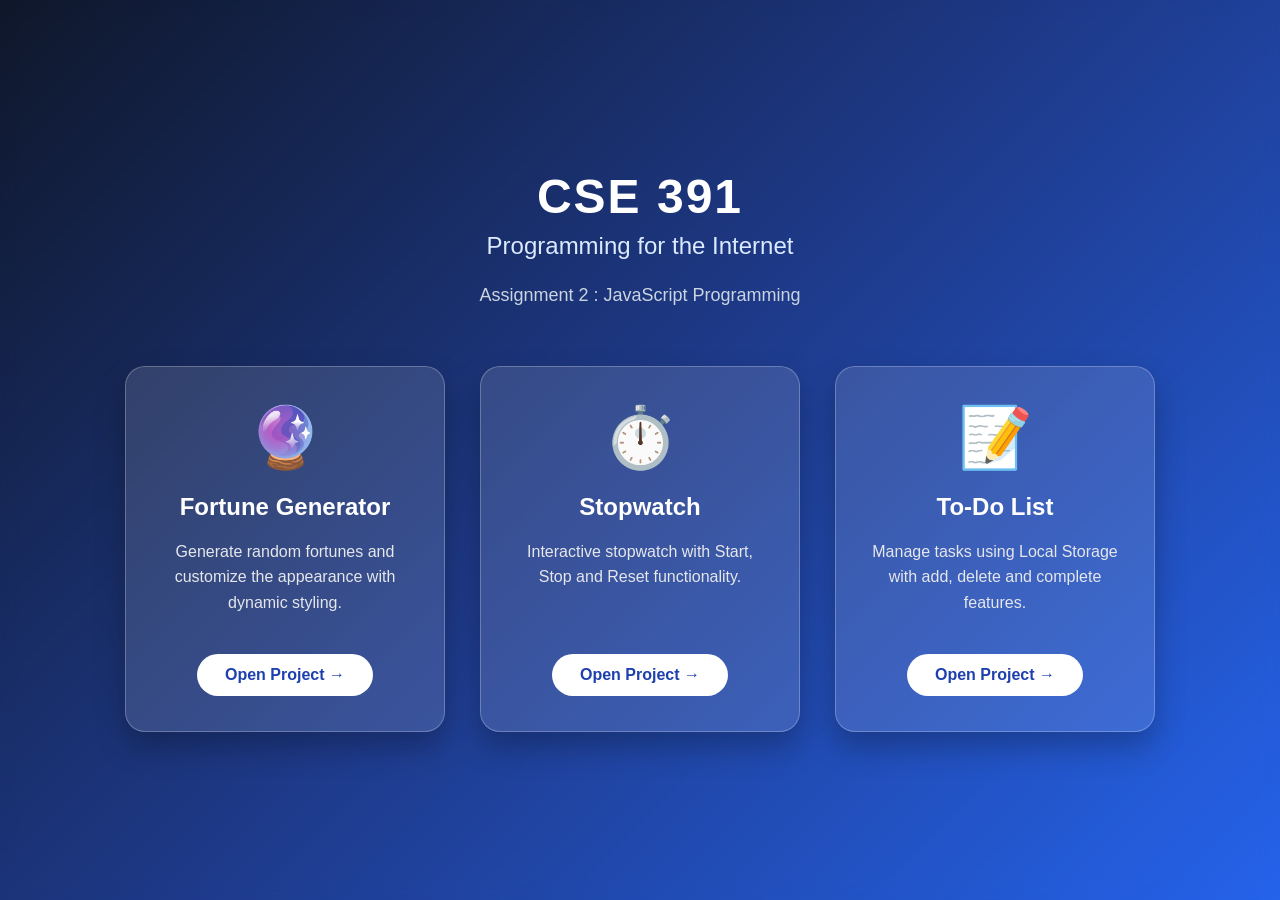
<file: index.html>
<!DOCTYPE html>
<html lang="en">
<head>
    <meta charset="UTF-8">
    <meta name="viewport" content="width=device-width, initial-scale=1.0">
    <title>CSE391 Assignment Portal</title>
    <link rel="stylesheet" href="style.css">
</head>
<body>

<div class="overlay">

    <div class="container">

        <h1>CSE 391</h1>
        <h2>Programming for the Internet</h2>

        <p class="subtitle">
            Assignment 2 : JavaScript Programming
        </p>

        <div class="cards">

            <div class="card" id="fortune">
                <div class="icon">🔮</div>
                <h3>Fortune Generator</h3>
                <p>Generate random fortunes and customize the appearance with dynamic styling.</p>
                <button>Open Project →</button>
            </div>

            <div class="card" id="stopwatch">
                <div class="icon">⏱️</div>
                <h3>Stopwatch</h3>
                <p>Interactive stopwatch with Start, Stop and Reset functionality.</p>
                <button>Open Project →</button>
            </div>

            <div class="card" id="todo">
                <div class="icon">📝</div>
                <h3>To-Do List</h3>
                <p>Manage tasks using Local Storage with add, delete and complete features.</p>
                <button>Open Project →</button>
            </div>

        </div>

    </div>

</div>

<script src="script.js"></script>

</body>
</html>
</file>
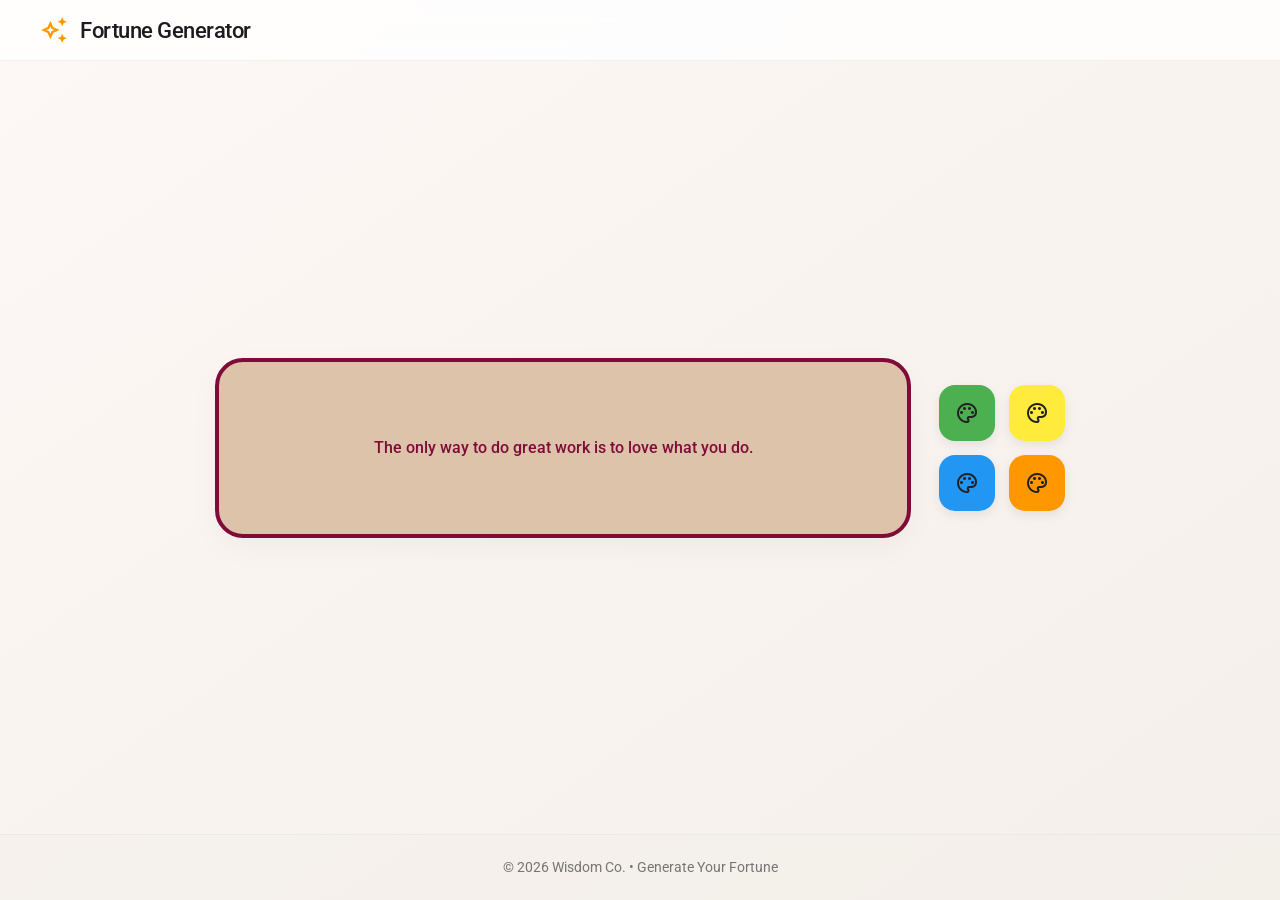
<file: fortune-generator/fortune.html>
<!DOCTYPE html>
<html lang="en">
<head>
    <meta charset="UTF-8">
    <meta name="viewport" content="width=device-width, initial-scale=1.0">
    <title>Fortune Generator - Material You</title>
    <link rel="preconnect" href="https://fonts.googleapis.com">
    <link rel="preconnect" href="https://fonts.gstatic.com" crossorigin>
    <link href="https://fonts.googleapis.com/css2?family=Google+Sans:wght@400;500&family=Roboto:wght@400;500&family=Playfair+Display:ital,wght@0,400;1,400&family=Space+Mono&display=swap" rel="stylesheet">
    <link rel="stylesheet" href="https://fonts.googleapis.com/css2?family=Material+Symbols+Outlined:opsz,wght,FILL,GRAD@24,400,0,0" />
    <link rel="stylesheet" href="style.css">
</head>
<body>

    <header class="top-app-bar">
        <div class="header-content">
            <span class="material-symbols-outlined icon-brand">auto_awesome</span>
            <h1>Fortune Generator</h1>
        </div>
    </header>

    <main class="main-container">
        <div class="interactive-zone">
            <div id="fortune-box" class="fortune-card">
                <p id="fortune-text">Loading your destiny...</p>
            </div>

            <div class="controls-grid">
                <button id="btn-theme-1" class="md-btn btn-green" title="Apply Nature Palette">
                    <span class="material-symbols-outlined">palette</span>
                </button>
                <button id="btn-theme-2" class="md-btn btn-yellow" title="Apply Sunset Palette">
                    <span class="material-symbols-outlined">palette</span>
                </button>
                <button id="btn-theme-3" class="md-btn btn-blue" title="Apply Ocean Palette">
                    <span class="material-symbols-outlined">palette</span>
                </button>
                <button id="btn-theme-4" class="md-btn btn-orange" title="Apply Classic Palette">
                    <span class="material-symbols-outlined">palette</span>
                </button>
            </div>

        </div>
    </main>

    <footer class="page-footer">
        <p>&copy; 2026 Wisdom Co. &bull; Generate Your Fortune</p>
    </footer>
        <script src="script.js"></script>
</body>
</html>
</file>
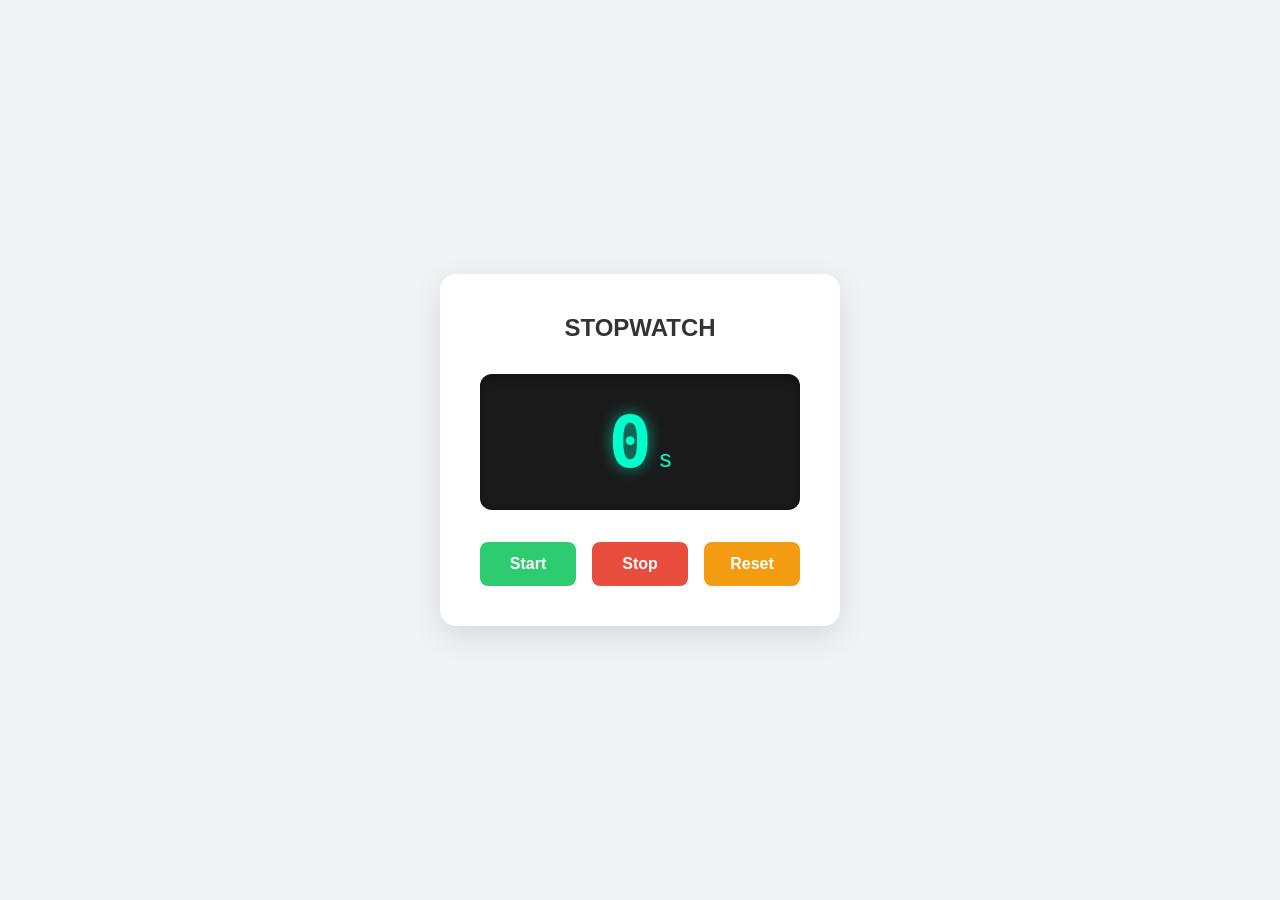
<file: stopwatch/stopwatch.html>
<!DOCTYPE html>
<html lang="en">
<head>
    <meta charset="UTF-8">
    <meta name="viewport" content="width=device-width, initial-scale=1.0">
    <title>3s Step Stopwatch</title>
    <link rel="stylesheet" href="style.css"/>
</head>
<body>

    <div class="stopwatch-container">
        <h2>STOPWATCH</h2>

        <div class="display-container">
            <span id="timeDisplay" class="time-display">0</span>
            <span class="unit">s</span>
        </div>

        <div class="controls">
            <button id="startBtn">Start</button>
            <button id="stopBtn">Stop</button>
            <button id="resetBtn">Reset</button>
        </div>

    </div>

    <script src="script.js"></script>

</body>
</html>
</file>
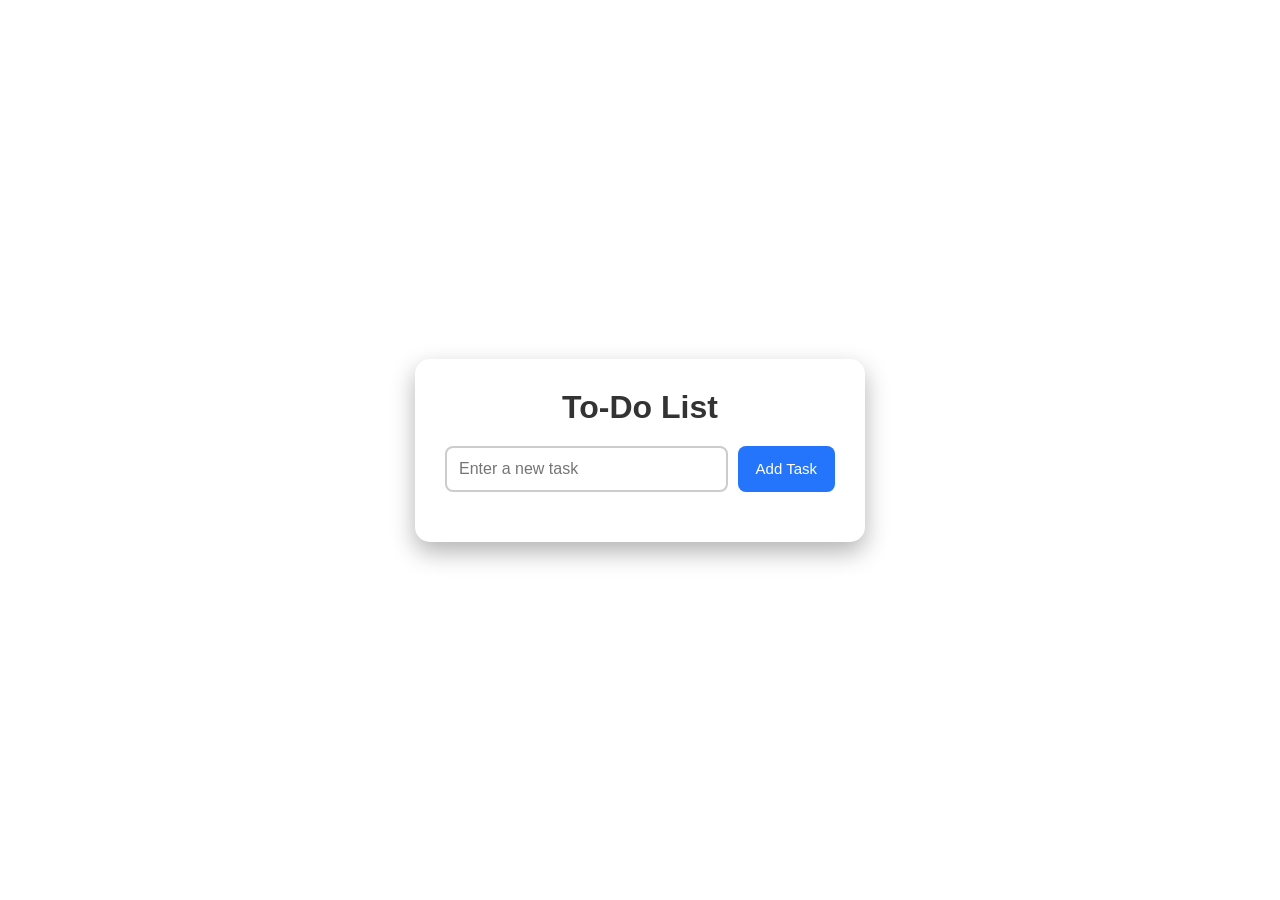
<file: todo-list/todo-list.html>
<!DOCTYPE html>
<html lang="en">
<head>
    <meta charset="UTF-8">
    <meta name="viewport" content="width=device-width, initial-scale=1.0">
    <title>To-Do List</title>
    <link rel="stylesheet" href="style.css">
</head>
<body>

<div class="container">
    <h1>To-Do List</h1>

    <div class="input-area">
        <input type="text" id="taskInput" placeholder="Enter a new task">
        <button id="addBtn">Add Task</button>
    </div>

    <ul id="taskList"></ul>
</div>

<script src="script.js"></script>
</body>
</html>
</file>
<file: style.css>
*{
    margin:0;
    padding:0;
    box-sizing:border-box;
    font-family: "Segoe UI", sans-serif;
}

body{

    min-height:100vh;

    background:linear-gradient(135deg,#0f172a,#1e3a8a,#2563eb);

    display:flex;
    justify-content:center;
    align-items:center;

    overflow-x:hidden;
}

.overlay{

    width:100%;
    min-height:100vh;

    display:flex;
    justify-content:center;
    align-items:center;

    backdrop-filter:blur(8px);

    padding:40px;
}

.container{

    width:1200px;
    text-align:center;
}

h1{

    color:white;
    font-size:3rem;
    letter-spacing:2px;
}

h2{

    color:#dbeafe;
    margin-top:8px;
    font-weight:400;
}

.subtitle{

    color:#cbd5e1;
    margin:25px 0 60px;
    font-size:18px;
}

.cards{

    display:flex;
    justify-content:center;
    gap:35px;
    flex-wrap:wrap;
}

.card{

    width:320px;

    padding:35px 30px;

    border-radius:20px;

    background:rgba(255,255,255,.12);

    backdrop-filter:blur(18px);

    border:1px solid rgba(255,255,255,.25);

    color:white;

    transition:.35s;

    cursor:pointer;

    box-shadow:0 15px 30px rgba(0,0,0,.25);
}

.card:hover{

    transform:translateY(-12px) scale(1.03);

    background:rgba(255,255,255,.18);

    box-shadow:0 25px 40px rgba(0,0,0,.35);
}

.icon{

    font-size:60px;

    margin-bottom:20px;
}

.card h3{

    margin-bottom:18px;

    font-size:24px;
}

.card p{

    line-height:1.6;

    color:#e5e7eb;

    min-height:90px;
}

button{

    margin-top:25px;

    padding:12px 28px;

    border:none;

    border-radius:50px;

    background:white;

    color:#1e40af;

    font-size:16px;

    font-weight:bold;

    cursor:pointer;

    transition:.3s;
}

button:hover{

    background:#dbeafe;
}

@media(max-width:1050px){

.cards{

    flex-direction:column;
    align-items:center;
}

.card{

    width:90%;
    max-width:420px;
}

}
</file>
<file: fortune-generator/style.css>
:root {
    --md-sys-color-background: #FDF8F5;
    --md-sys-color-surface: #FFFFFF;
    --md-sys-color-surface-variant: #F4EFEA;
    --md-sys-color-on-surface: #1C1B1F;
    
    --md-dynamic-green: #4CAF50;
    --md-dynamic-yellow: #FFEB3B;
    --md-dynamic-blue: #2196F3;
    --md-dynamic-orange: #FF9800;
    
    --radius-large: 28px;
    --radius-medium: 16px;
    --transition-smooth: all 0.35s cubic-bezier(0.2, 0, 0, 1);
}

* {
    box-sizing: border-box;
    margin: 0;
    padding: 0;
}

body {
    font-family: 'Roboto', 'Google Sans', sans-serif;
    background: linear-gradient(145deg, var(--md-sys-color-background), var(--md-sys-color-surface-variant));
    color: var(--md-sys-color-on-surface);
    min-height: 100vh;
    display: flex;
    flex-direction: column;
    overflow-x: hidden;
}


.top-app-bar {
    background-color: rgba(255, 255, 255, 0.8);
    backdrop-filter: blur(12px);
    border-bottom: 1px solid rgba(0, 0, 0, 0.05);
    padding: 1rem 2rem;
    position: sticky;
    top: 0;
    z-index: 10;
}

.header-content {
    max-width: 1200px;
    margin: 0 auto;
    display: flex;
    align-items: center;
    gap: 12px;
}

.icon-brand {
    color: var(--md-dynamic-orange);
    font-size: 28px;
}

.top-app-bar h1 {
    font-size: 1.4rem;
    font-weight: 500;
    letter-spacing: -0.5px;
}


.main-container {
    flex: 1;
    display: flex;
    justify-content: center;
    align-items: center;
    padding: 2rem;
}


.interactive-zone {
    display: flex;
    flex-direction: row;
    align-items: center;
    justify-content: center;
    gap: 28px;
    max-width: 850px;
    width: 100%;
}


.fortune-card {
    border-radius: var(--radius-large);
    padding: 2.5rem;
    flex: 1;
    min-height: 180px;
    display: flex;
    align-items: center;
    justify-content: center;
    box-shadow: 0 10px 30px rgba(0, 0, 0, 0.04);
    transition: var(--transition-smooth);
    text-align: center;
    border-width: 4px;
    border-style: solid;
    color:#810B38;
    background-color: #DCC3AA;
}

#fortune-text {
    font-weight: 500;
    line-height: 1.5;
    transition: var(--transition-smooth);
}


.controls-grid {
    display: grid;
    grid-template-columns: repeat(2, 1fr);
    gap: 14px;
}


.md-btn {
    border: none;
    width: 56px;
    height: 56px;
    border-radius: var(--radius-medium);
    cursor: pointer;
    display: flex;
    align-items: center;
    justify-content: center;
    box-shadow: 0 4px 12px rgba(0, 0, 0, 0.08);
    transition: var(--transition-smooth);
}

.md-btn span {
    font-size: 24px;
    color: #212121;
    transition: var(--transition-smooth);
}


.btn-green  { background-color: var(--md-dynamic-green); }
.btn-yellow { background-color: var(--md-dynamic-yellow); }
.btn-blue   { background-color: var(--md-dynamic-blue); }
.btn-orange { background-color: var(--md-dynamic-orange); }

.md-btn:hover {
    transform: scale(1.08) translateY(-2px);
    box-shadow: 0 8px 20px rgba(0, 0, 0, 0.15);
}

.md-btn:hover span {
    transform: rotate(45deg);
}

.md-btn:active {
    transform: scale(0.95);
}


.page-footer {
    background-color: rgba(244, 239, 234, 0.5);
    padding: 1.5rem;
    text-align: center;
    font-size: 0.9rem;
    color: #757575;
    border-top: 1px solid rgba(0, 0, 0, 0.03);
}

@media (max-width: 680px) {
    .interactive-zone {
        flex-direction: column;
        gap: 32px;
    }
    
    .controls-grid {
        grid-template-columns: repeat(4, 1fr);
    }
    
    .fortune-card {
        width: 100%;
        padding: 1.75rem;
    }
}
</file>
<file: stopwatch/style.css>
* {
            box-sizing: border-box;
            margin: 0;
            padding: 0;
            font-family: 'Segoe UI', Tahoma, Geneva, Verdana, sans-serif;
        }

        body {
            display: flex;
            justify-content: center;
            align-items: center;
            min-height: 100vi;
            min-height: 100vh;
            background-color: #f0f2f5;
        }

        .stopwatch-container {
            background-color: #ffffff;
            padding: 2.5rem;
            border-radius: 16px;
            box-shadow: 0 10px 30px rgba(0, 0, 0, 0.1);
            text-align: center;
            width: 100%;
            max-width: 400px;
        }
        h2 {
            color: #333;
            font-size: 1.5rem;
            margin-bottom: 2rem;
        }

        .display-container {
            background-color: #1a1a1a;
            border-radius: 12px;
            padding: 2rem 1rem;
            margin-bottom: 2rem;
            box-shadow: inset 0 4px 10px rgba(0,0,0,0.3);
        }

        .time-display {
            font-family: monospace;
            font-size: 4.5rem;
            font-weight: bold;
            color: #00ffcc;
            text-shadow: 0 0 15px rgba(0, 255, 204, 0.6);
            line-height: 1;
        }

        .unit {
            font-size: 1.5rem;
            color: #00ffcc;
            margin-left: 0.2rem;
        }

        .controls {
            display: flex;
            gap: 1rem;
            justify-content: center;
        }

        button {
            flex: 1;
            padding: 0.8rem 1rem;
            font-size: 1rem;
            font-weight: 600;
            border: none;
            border-radius: 8px;
            cursor: pointer;
            transition: all 0.2s ease;
            color: white;
        }

        button:active {
            transform: scale(0.96);
        }

        #startBtn {
            background-color: #2ecc71;
        }
        #startBtn:hover {
            background-color: #27ae60;
        }

        #stopBtn {
            background-color: #e74c3c;
        }
        #stopBtn:hover {
            background-color: #c0392b;
        }

        #resetBtn {
            background-color: #f39c12;
        }
        #resetBtn:hover {
            background-color: #d35400;
        }
</file>
<file: todo-list/style.css>
*{
    margin:0;
    padding:0;
    box-sizing:border-box;
    font-family:Arial, Helvetica, sans-serif;
}

body{
    background:white;
    min-height:100vh;
    display:flex;
    justify-content:center;
    align-items:center;
}

.container{
    width:450px;
    background:white;
    padding:30px;
    border-radius:15px;
    box-shadow:0 10px 25px rgba(0,0,0,.3);
}

.container h1{
    text-align:center;
    margin-bottom:20px;
    color:#333;
}

.input-area{
    display:flex;
    gap:10px;
    margin-bottom:20px;
}

.input-area input{
    flex:1;
    padding:12px;
    border:2px solid #ccc;
    border-radius:8px;
    font-size:16px;
}

.input-area input:focus{
    outline:none;
    border-color:#2575fc;
}

.input-area button{
    padding:12px 18px;
    border:none;
    border-radius:8px;
    background:#2575fc;
    color:white;
    cursor:pointer;
    font-size:15px;
    transition:.3s;
}

.input-area button:hover{
    background:#0d5ae5;
}

#taskList{
    list-style:none;
}

.task{
    display:flex;
    align-items:center;
    justify-content:space-between;
    background:#f4f4f4;
    padding:12px;
    border-radius:8px;
    margin-bottom:12px;
}

.left{
    display:flex;
    align-items:center;
    gap:10px;
}

.task span{
    font-size:16px;
}

.completed{
    text-decoration:line-through;
    color:gray;
}

.delete-btn{
    background:#ff4d4d;
    color:white;
    border:none;
    padding:8px 12px;
    border-radius:6px;
    cursor:pointer;
    transition:.3s;
}

.delete-btn:hover{
    background:#d63031;
}
</file>
